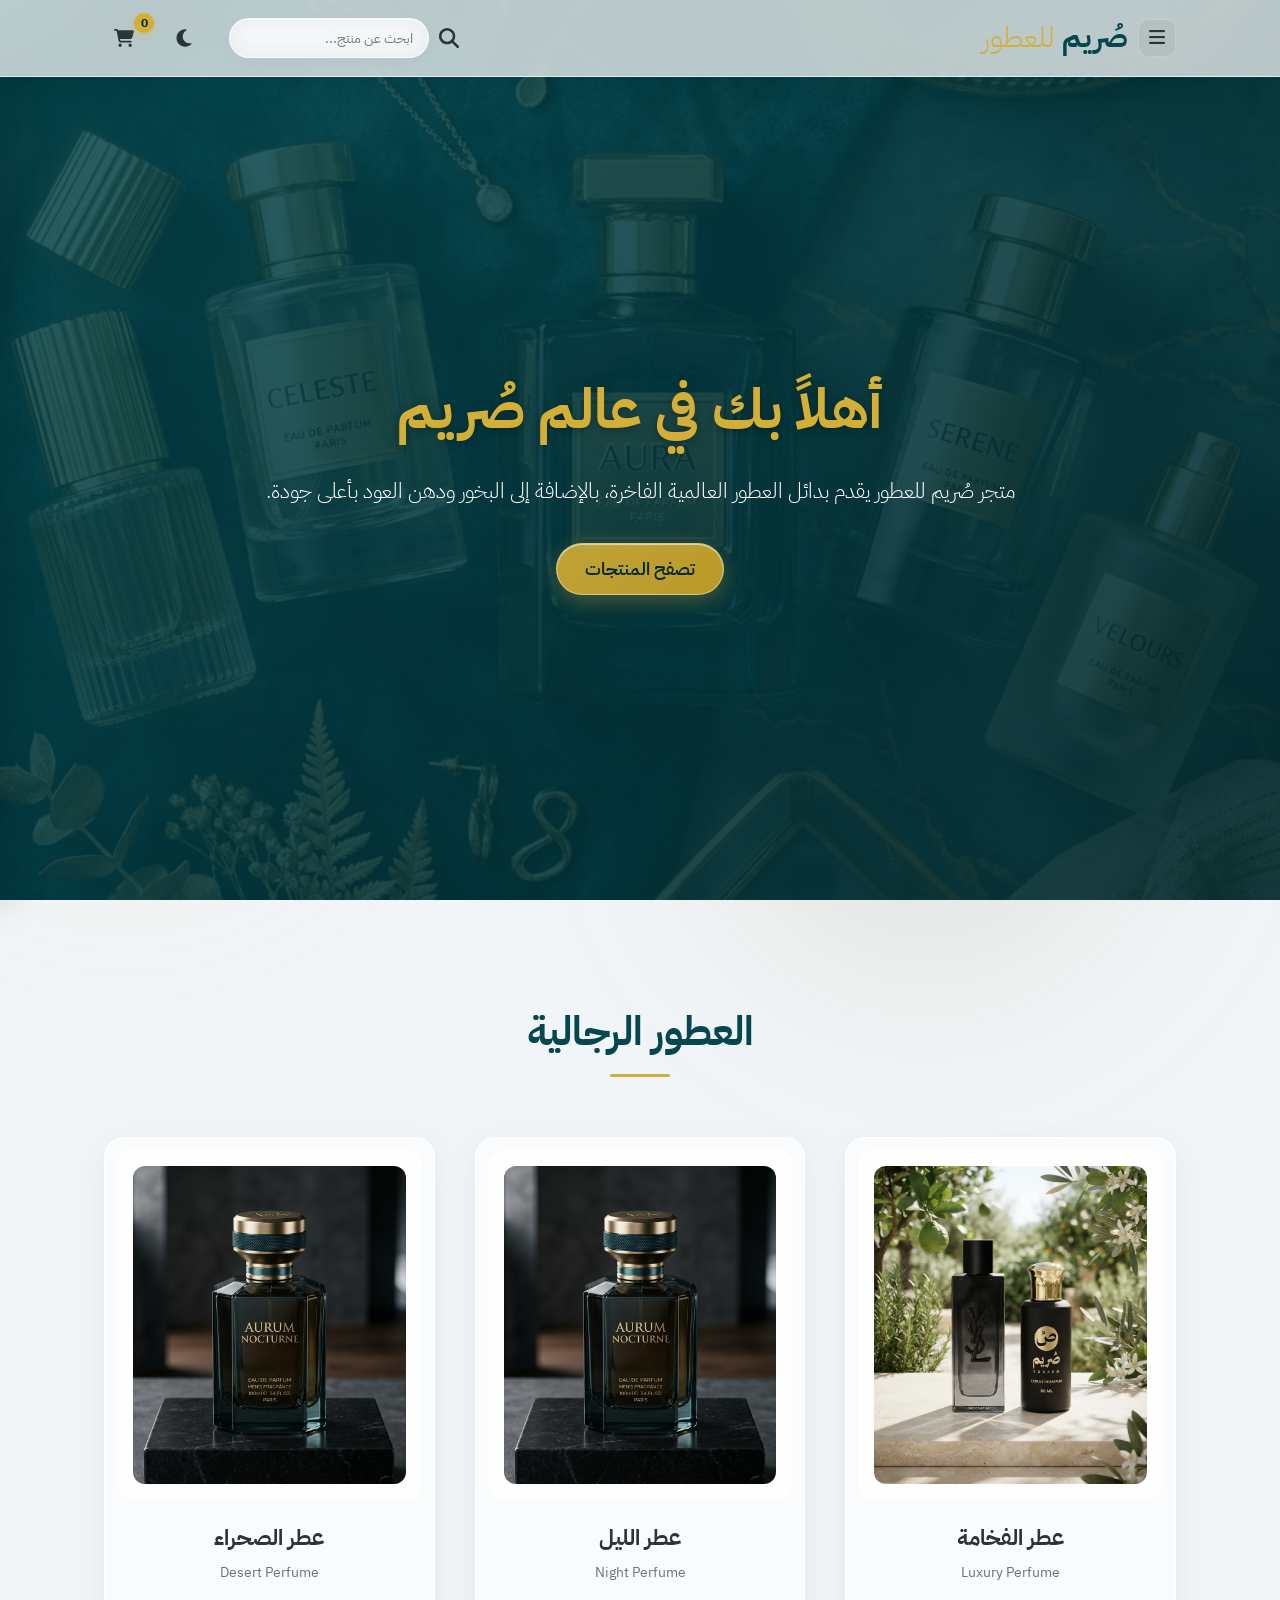
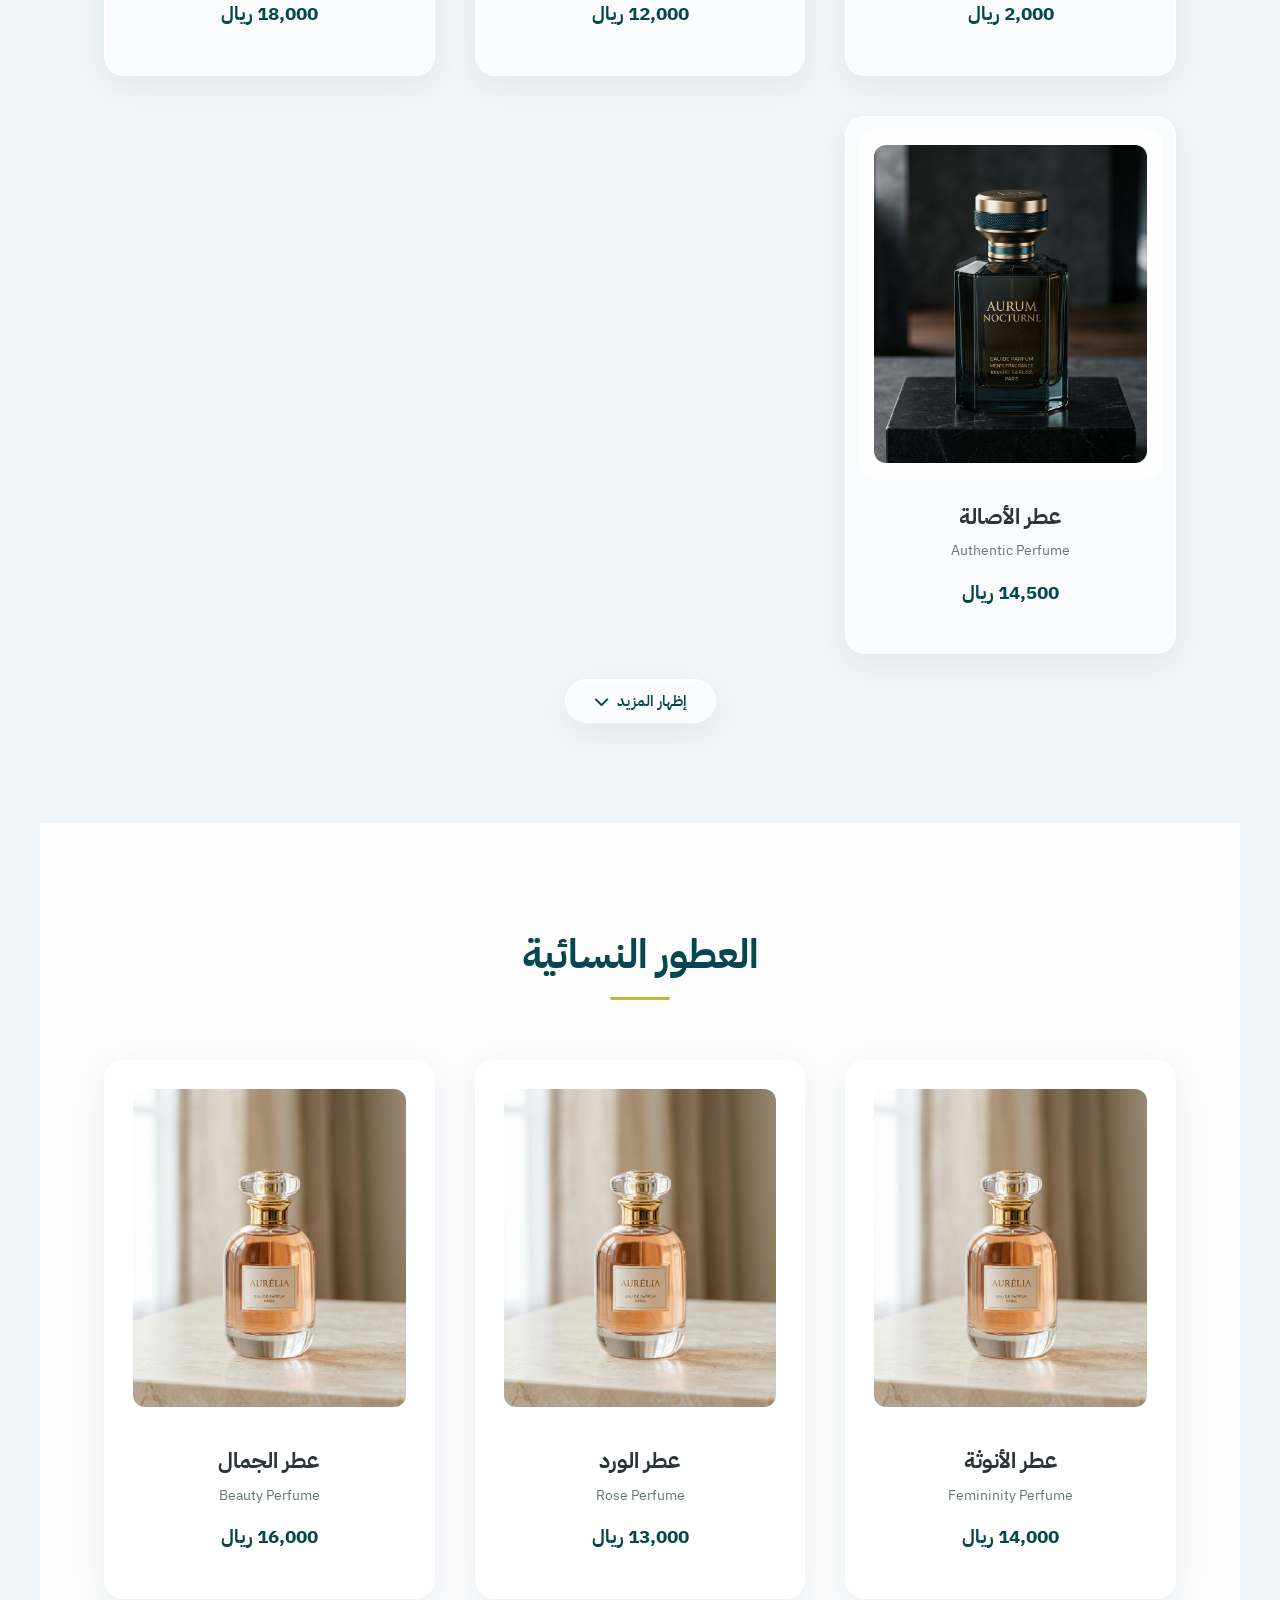
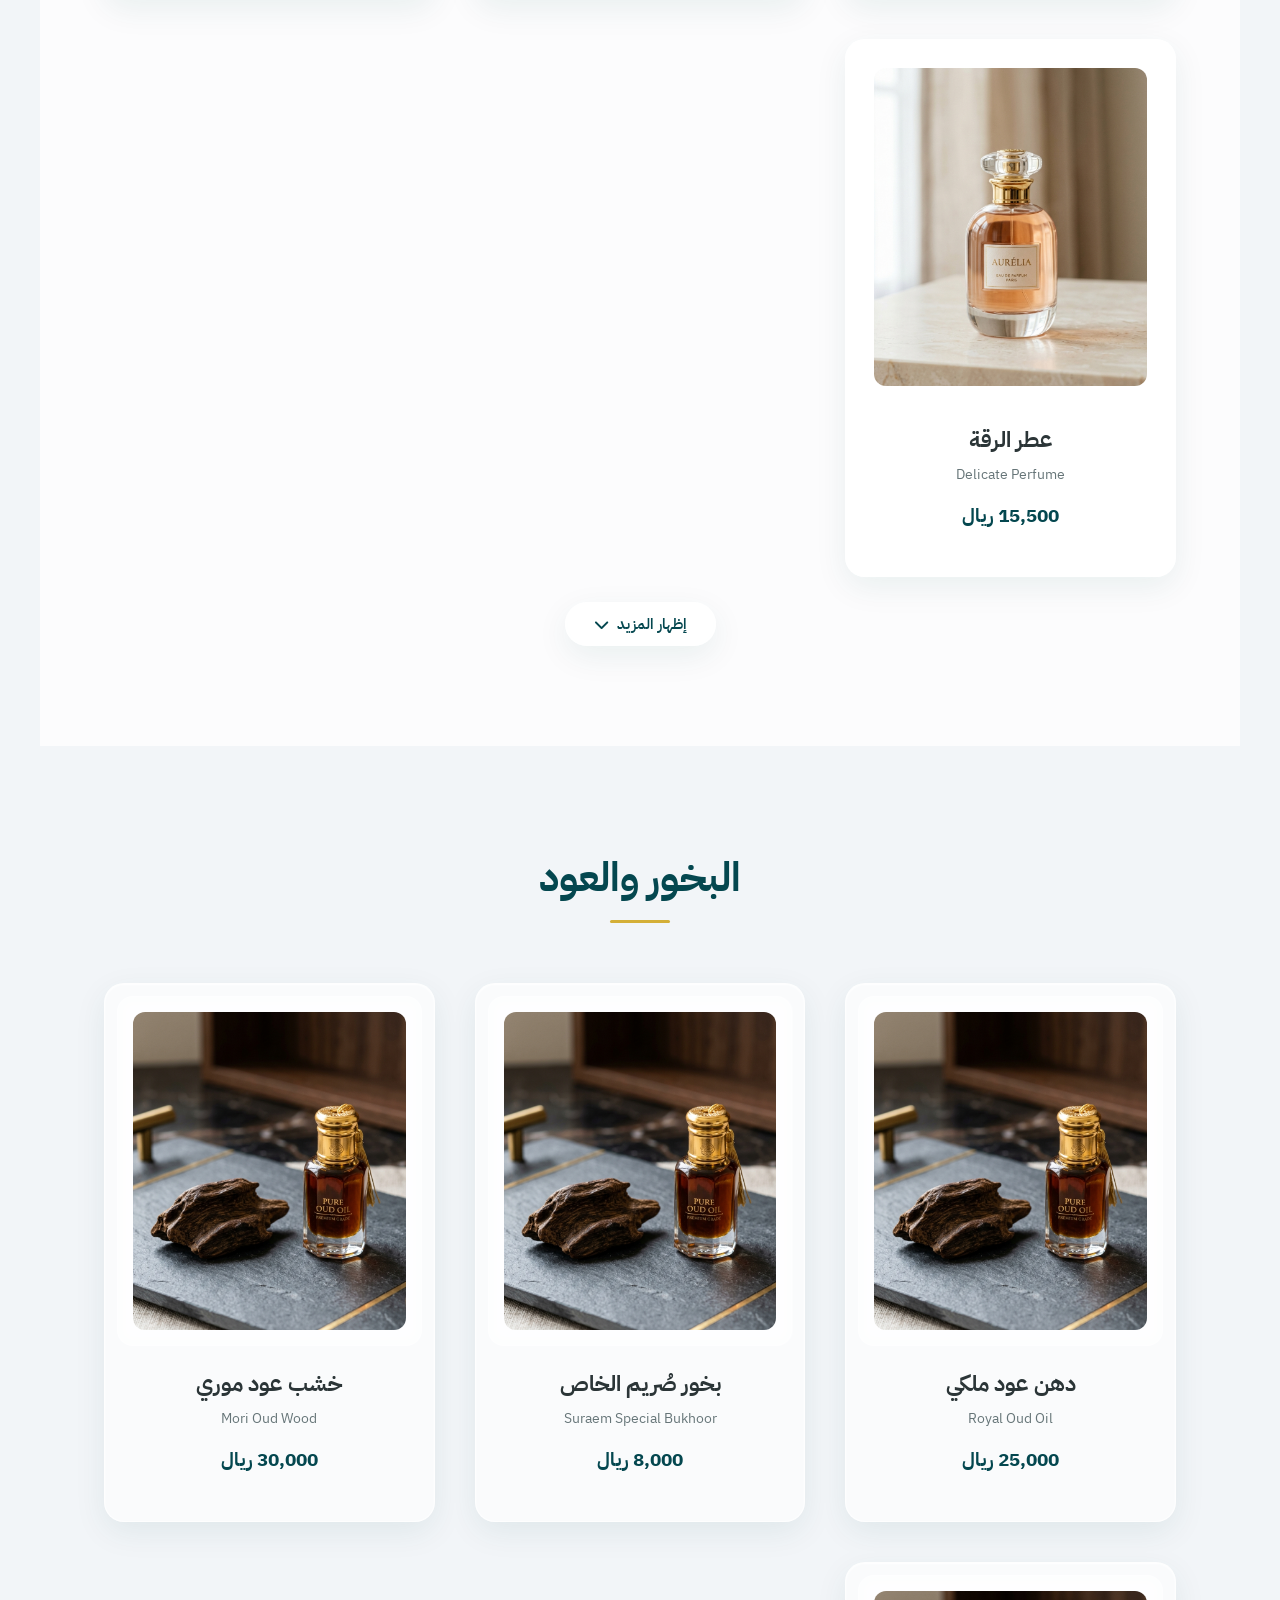
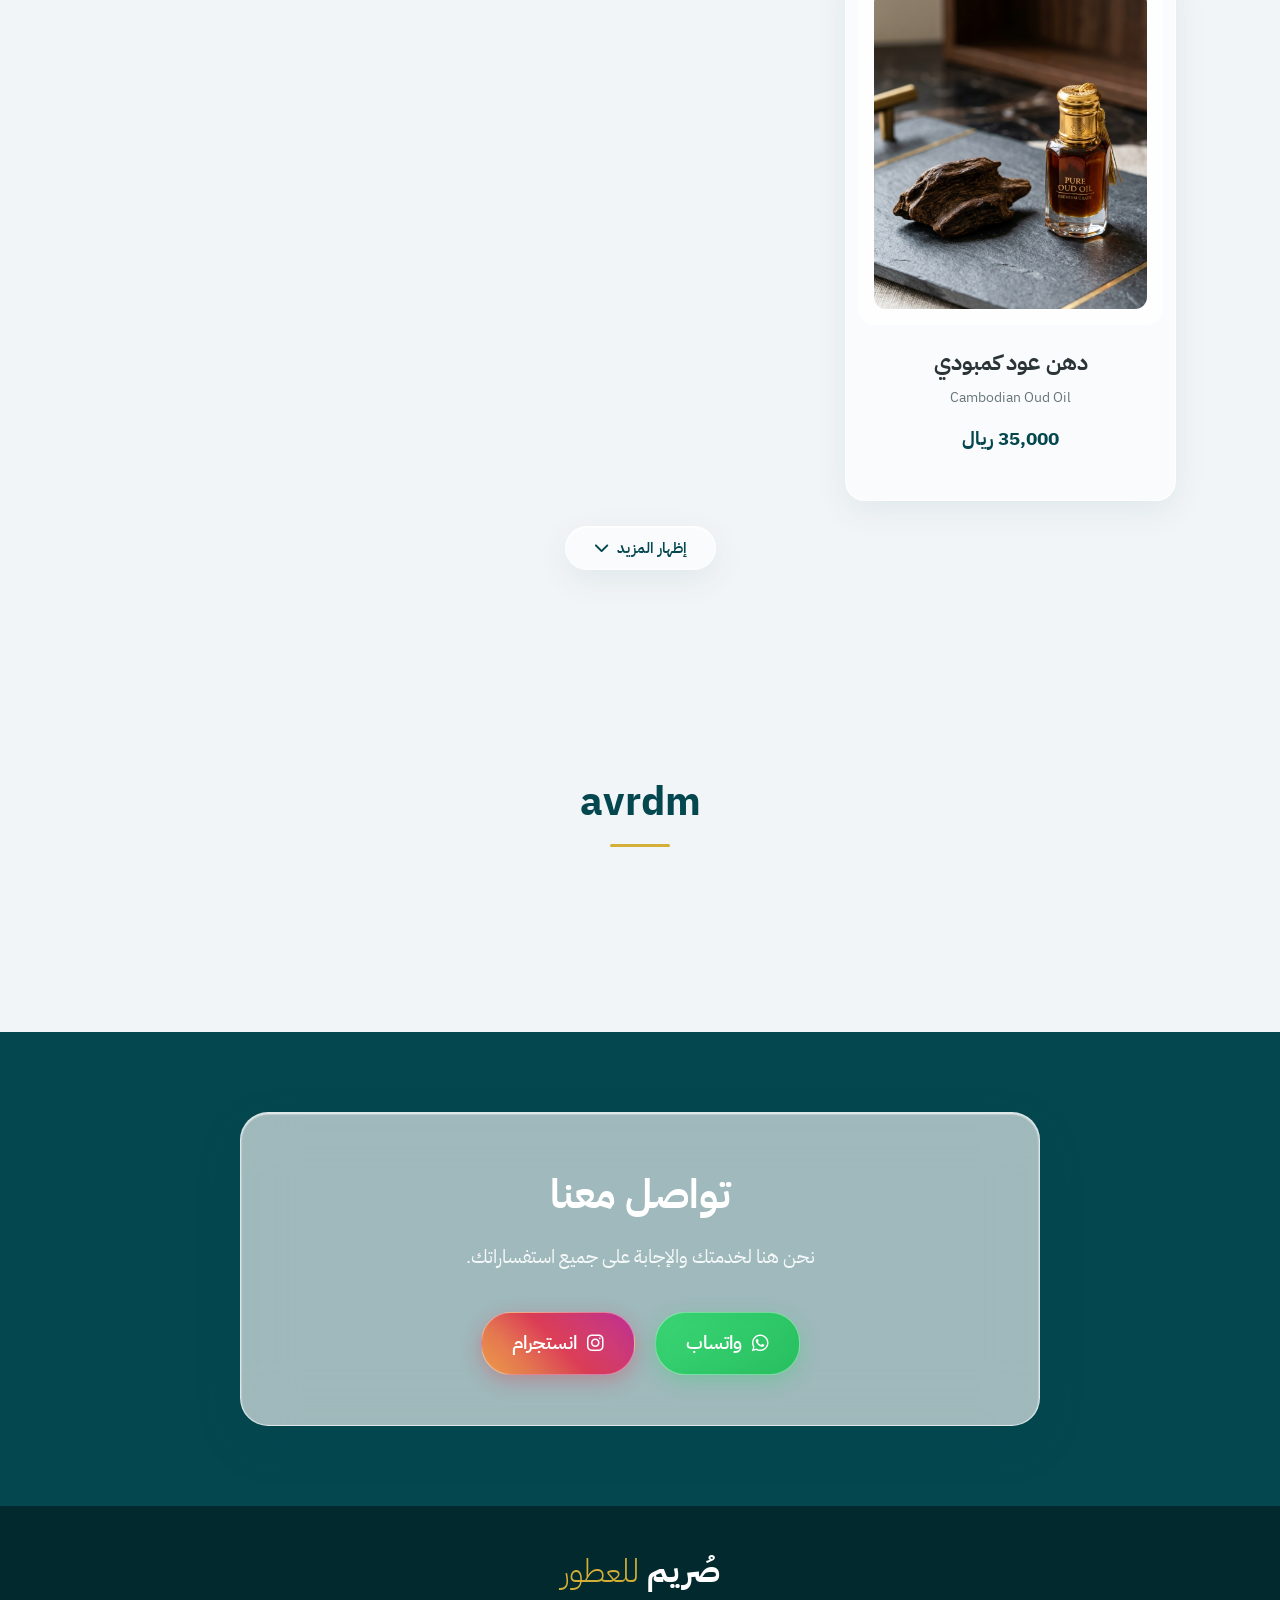
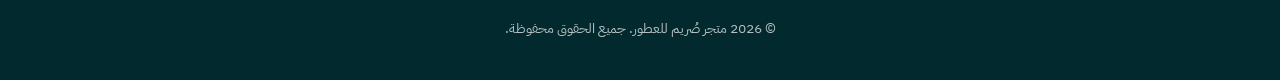
<file: index.html>
<!DOCTYPE html>
<html lang="ar" dir="rtl">

<head>
    <meta charset="UTF-8">
    <meta name="viewport" content="width=device-width, initial-scale=1.0">
    <title>صُريم للعطور | Suraem Perfumes</title>
    <!-- Google Fonts -->
    <link rel="preconnect" href="https://fonts.googleapis.com">
    <link rel="preconnect" href="https://fonts.gstatic.com" crossorigin>
    <link href="https://fonts.googleapis.com/css2?family=IBM+Plex+Sans+Arabic:wght@300;400;500;600;700&display=swap" rel="stylesheet">
    <!-- Font Awesome for Icons -->
    <link rel="stylesheet" href="https://cdnjs.cloudflare.com/ajax/libs/font-awesome/6.4.0/css/all.min.css">
    <!-- Custom CSS -->
    <link rel="stylesheet" href="style.css">
</head>

<body>

    <!-- Ambient Glass Background Orbs -->
    <div class="ambient-glow orb-1"></div>
    <div class="ambient-glow orb-2"></div>
    <div class="ambient-glow orb-3"></div>

    <!-- Loading Overlay for WhatsApp Redirect -->
    <div id="loader" class="loader-overlay hidden">
        <div class="spinner"></div>
        <p>جاري تحويلك للواتساب...</p>
    </div>

    <!-- Navigation Drawer Overlay -->
    <div id="nav-drawer-overlay" class="drawer-overlay hidden"></div>

    <!-- Navigation -->
    <nav id="navbar">
        <div class="nav-container">
            <div class="nav-brand-group">
                <div class="hamburger" id="hamburger-toggle" title="القائمة">
                    <i class="fas fa-bars"></i>
                </div>
                <a href="#" class="logo" id="nav-logo">
                    <h1>صُريم <span>للعطور</span></h1>
                </a>
            </div>

            <ul class="nav-links" id="main-nav-links">
                <li><a href="#home" data-target="home" class="nav-link scroll-link active"><i class="fas fa-home nav-icon"></i> الرئيسية</a></li>
                <li><a href="#men" data-target="men" class="nav-link scroll-link"><i class="fas fa-mars nav-icon"></i> عطور رجالية</a></li>
                <li><a href="#women" data-target="women" class="nav-link scroll-link"><i class="fas fa-venus nav-icon"></i> عطور نسائية</a></li>
                <li><a href="#oud" data-target="oud" class="nav-link scroll-link"><i class="fas fa-smog nav-icon"></i> بخور وعود</a></li>
                <li><a href="#contact" data-target="contact" class="nav-link scroll-link"><i class="fas fa-envelope nav-icon"></i> تواصل بنا</a></li>
            </ul>

            <div class="nav-actions">
                <div class="search-container" id="search-container">
                    <button id="search-toggle" class="icon-btn search-btn" title="بحث">
                        <svg xmlns="http://www.w3.org/2000/svg" viewBox="0 0 512 512" fill="currentColor" width="20"
                            height="20">
                            <path
                                d="M416 208c0 45.9-14.9 88.3-40 122.7L502.6 457.4c12.5 12.5 12.5 32.8 0 45.3s-32.8 12.5-45.3 0L330.7 376c-34.4 25.2-76.8 40-122.7 40C93.1 416 0 322.9 0 208S93.1 0 208 0S416 93.1 416 208zM208 352a144 144 0 1 0 0-288 144 144 0 1 0 0 288z" />
                        </svg>
                    </button>
                    <div class="search-box-wrapper" id="search-box-wrapper">
                        <div class="search-input-inner">
                            <input type="text" id="search-input" class="search-input" placeholder="ابحث عن منتج...">
                            <button id="search-close" class="search-close-btn" title="إغلاق البحث">
                                <i class="fas fa-times"></i>
                            </button>
                        </div>
                        <div id="search-results" class="search-results hidden"></div>
                    </div>
                </div>
                <button id="theme-toggle" class="icon-btn" title="تغيير المظهر">
                    <svg xmlns="http://www.w3.org/2000/svg" viewBox="0 0 384 512" fill="currentColor" width="20"
                        height="20">
                        <path
                            d="M223.5 32C100 32 0 132.3 0 256S100 480 223.5 480c60.6 0 115.5-24.2 155.8-63.4c5-4.9 6.3-12.5 3.1-18.7s-10.1-9.7-17-8.5c-9.8 1.7-19.8 2.6-30.1 2.6c-96.9 0-175.5-78.8-175.5-176c0-65.8 36-123.1 89.3-153.3c6.1-3.5 9.2-10.5 7.7-17.3s-7.3-11.9-14.3-12.5c-6.3-.5-12.6-.8-19-.8z" />
                    </svg>
                </button>
                <button id="cart-toggle" class="icon-btn cart-btn" title="السلة">
                    <svg xmlns="http://www.w3.org/2000/svg" viewBox="0 0 576 512" fill="currentColor" width="20"
                        height="20">
                        <path
                            d="M0 24C0 10.7 10.7 0 24 0H69.5c22 0 41.5 12.8 50.6 32h411c26.3 0 45.5 25 38.6 50.4l-41 152.3c-8.5 31.4-37 53.3-69.5 53.3H170.7l5.4 28.5c2.2 11.3 12.1 19.5 23.6 19.5H488c13.3 0 24 10.7 24 24s-10.7 24-24 24H199.7c-34.6 0-64.3-24.6-70.7-58.5L77.4 54.5c-.7-3.8-4-6.5-7.9-6.5H24C10.7 48 0 37.3 0 24zM128 464a48 48 0 1 1 96 0 48 48 0 1 1 -96 0zm336-48a48 48 0 1 1 0 96 48 48 0 1 1 0-96z" />
                    </svg>
                    <span id="cart-count" class="cart-count">0</span>
                </button>
            </div>
        </div>
    </nav>

    <!-- Cart Sidebar -->
    <div id="cart-overlay" class="cart-overlay hidden"></div>
    <aside id="cart-sidebar" class="cart-sidebar closed">
        <div class="cart-header">
            <h2>سلة المشتريات</h2>
            <button id="close-cart" class="close-btn"><i class="fas fa-times"></i></button>
        </div>
        <div id="cart-items" class="cart-items">
            <!-- Cart items will be injected here by JS -->
        </div>
        <div class="cart-footer">
            <div class="cart-total">
                <span>الإجمالي:</span>
                <span id="total-price" class="total-price">0 ريال</span>
            </div>
            <button id="checkout-btn" class="btn btn-primary checkout-btn" disabled>
                <i class="fab fa-whatsapp"></i> إتمام الطلب
            </button>
        </div>
    </aside>

    <!-- Main Views Container -->
    <main id="app-container">

        <!-- ================= HOME VIEW ================= -->
        <div id="home-view" class="view active-view">
            <!-- Hero Section -->
            <header id="home" class="hero">
                <div class="hero-overlay"></div>
                <div class="hero-content fade-in">
                    <h2>أهلاً بك في عالم صُريم</h2>
                    <p>متجر صُريم للعطور يقدم بدائل العطور العالمية الفاخرة، بالإضافة إلى البخور ودهن العود بأعلى جودة.
                    </p>
                    <button id="shop-now-btn" class="btn btn-primary">تصفح المنتجات</button>
                </div>
            </header>

            <!-- Men's Perfumes Section -->
            <section id="men" class="products-section">
                <div class="section-title fade-in">
                    <h2>العطور الرجالية</h2>
                    <div class="underline"></div>
                </div>
                <div id="men-grid" class="products-grid">
                    <!-- Injected by JS -->
                </div>
                <div id="men-action" class="section-action"></div>
            </section>

            <!-- Women's Perfumes Section -->
            <section id="women" class="products-section bg-secondary">
                <div class="section-title fade-in">
                    <h2>العطور النسائية</h2>
                    <div class="underline"></div>
                </div>
                <div id="women-grid" class="products-grid">
                    <!-- Injected by JS -->
                </div>
                <div id="women-action" class="section-action"></div>
            </section>

            <!-- Incense & Oud Section -->
            <section id="oud" class="products-section">
                <div class="section-title fade-in">
                    <h2>البخور والعود</h2>
                    <div class="underline"></div>
                </div>
                <div id="oud-grid" class="products-grid">
                    <!-- Injected by JS -->
                </div>
                <div id="oud-action" class="section-action"></div>
            </section>

            <!-- Contact Section -->
            <section id="contact" class="contact-section bg-primary fade-in">
                <div class="contact-content">
                    <h2>تواصل معنا</h2>
                    <p>نحن هنا لخدمتك والإجابة على جميع استفساراتك.</p>
                    <div class="social-links">
                        <a href="https://wa.me/967783445511" target="_blank" class="social-btn whatsapp">
                            <i class="fab fa-whatsapp"></i> واتساب
                        </a>
                        <a href="https://www.instagram.com/suraemye?igsh=Nmk2NDN5eDNycDFh" target="_blank"
                            class="social-btn instagram">
                            <i class="fab fa-instagram"></i> انستجرام
                        </a>
                    </div>
                </div>
            </section>
        </div>

        <!-- ================= PRODUCT DETAILS VIEW ================= -->
        <div id="product-view" class="view hidden-view">
            <div class="product-page-container">
                <button id="back-to-home" class="back-btn"><i class="fas fa-arrow-right"></i> العودة للمتجر</button>

                <div class="product-details-grid" id="product-details-content">
                    <!-- Product details injected by JS -->
                </div>

                <!-- You May Also Like Section -->
                <section class="related-products-section">
                    <div class="section-title">
                        <h2>قد يعجبك أيضاً</h2>
                        <div class="underline"></div>
                    </div>
                    <div id="related-grid" class="products-grid"></div>
                </section>
            </div>
        </div>

    </main>

    <!-- Footer -->
    <footer>
        <div class="footer-content">
            <div class="footer-logo">
                <h2>صُريم <span>للعطور</span></h2>
            </div>
            <p>&copy; 2026 متجر صُريم للعطور. جميع الحقوق محفوظة.</p>
        </div>
    </footer>

    <!-- Scripts -->
    <script src="data.js"></script>
    <script src="script.js"></script>
    <script>
        if ('serviceWorker' in navigator) {
            window.addEventListener('load', () => {
                navigator.serviceWorker.register('sw.js')
                    .then(reg => console.log('Service Worker Registered:', reg.scope))
                    .catch(err => console.error('Service Worker Registration Failed:', err));
            });
        }
    </script>
</body>

</html>
</file>
<file: style.css>
/* Custom Properties - Light Mode (Default) - Apple Glassmorphism Theme */
:root {
    --primary-color: #04474F;
    --primary-light: #06606b;
    --primary-dark: #02292e;
    --accent-color: #D4AF37;
    /* Gold */
    --accent-light: #f3e5ab;
    /* Soft Beige */

    --bg-main: #f2f5f8;
    --bg-secondary: rgba(255, 255, 255, 0.72);
    --bg-card: rgba(255, 255, 255, 0.62);
    --bg-card-hover: rgba(255, 255, 255, 0.82);

    --text-main: #2b3537;
    --text-muted: #667578;
    --text-inverse: #ffffff;

    --border-color: rgba(255, 255, 255, 0.5);
    --glass-border: 1px solid rgba(255, 255, 255, 0.65);
    --glass-border-hover: 1px solid rgba(212, 175, 55, 0.5);
    --glass-blur: blur(16px);
    --glass-blur-heavy: blur(26px);

    --transition: all 0.3s ease;
    --shadow: 0 10px 32px 0 rgba(4, 71, 79, 0.08), 0 1px 1px 0 rgba(255, 255, 255, 0.8) inset;
    --shadow-hover: 0 18px 45px 0 rgba(4, 71, 79, 0.15), 0 1px 2px 0 rgba(255, 255, 255, 0.95) inset;

    --font-ar: 'IBM Plex Sans Arabic', -apple-system, BlinkMacSystemFont, 'Segoe UI', Roboto, sans-serif;
    --font-en: 'IBM Plex Sans Arabic', -apple-system, BlinkMacSystemFont, 'Segoe UI', Roboto, sans-serif;
}

/* Custom Properties - Dark Mode - Apple Dark Glass Theme */
body.dark-mode {
    --bg-main: #0d1315;
    --bg-secondary: rgba(22, 33, 35, 0.72);
    --bg-card: rgba(26, 38, 41, 0.62);
    --bg-card-hover: rgba(34, 49, 53, 0.8);

    --text-main: #f0f4f5;
    --text-muted: #a0b0b3;
    --text-inverse: #ffffff;

    --border-color: rgba(255, 255, 255, 0.12);
    --glass-border: 1px solid rgba(255, 255, 255, 0.15);
    --glass-border-hover: 1px solid rgba(212, 175, 55, 0.45);

    --shadow: 0 10px 32px 0 rgba(0, 0, 0, 0.45), 0 1px 1px 0 rgba(255, 255, 255, 0.1) inset;
    --shadow-hover: 0 18px 45px 0 rgba(212, 175, 55, 0.18), 0 1px 2px 0 rgba(255, 255, 255, 0.18) inset;
}

/* Reset & Base Styles */
* {
    margin: 0;
    padding: 0;
    box-sizing: border-box;
}

/* Hide Scrollbar Globally (Maintains Scroll Functionality) */
html,
body,
* {
    scrollbar-width: none !important;
    -ms-overflow-style: none !important;
}

html::-webkit-scrollbar,
body::-webkit-scrollbar,
*::-webkit-scrollbar {
    display: none !important;
    width: 0 !important;
    height: 0 !important;
}

html {
    scroll-behavior: auto;
}

body {
    font-family: var(--font-ar);
    color: var(--text-main);
    background-color: var(--bg-main);
    line-height: 1.6;
    overflow-x: hidden;
    position: relative;
    transition: background-color 0.3s ease, color 0.3s ease;
}

/* Ambient Glass Glow Orbs */
.ambient-glow {
    position: fixed;
    border-radius: 50%;
    filter: blur(100px);
    z-index: -1;
    pointer-events: none;
    opacity: 0.55;
    transition: opacity 0.5s ease;
}

body.dark-mode .ambient-glow {
    opacity: 0.35;
}

.orb-1 {
    top: -120px;
    right: -100px;
    width: 500px;
    height: 500px;
    background: radial-gradient(circle, rgba(4, 71, 79, 0.35) 0%, rgba(6, 96, 107, 0.08) 70%, transparent 100%);
}

.orb-2 {
    top: 40%;
    left: -150px;
    width: 550px;
    height: 550px;
    background: radial-gradient(circle, rgba(212, 175, 55, 0.25) 0%, rgba(243, 229, 171, 0.08) 70%, transparent 100%);
}

.orb-3 {
    bottom: -100px;
    right: 10%;
    width: 450px;
    height: 450px;
    background: radial-gradient(circle, rgba(4, 71, 79, 0.28) 0%, rgba(212, 175, 55, 0.18) 70%, transparent 100%);
}

a {
    text-decoration: none;
    color: inherit;
    transition: var(--transition);
}

ul {
    list-style: none;
}

img {
    max-width: 100%;
    height: auto;
    display: block;
}

/* Typography */
h1,
h2,
h3,
h4 {
    font-weight: 700;
    color: var(--primary-color);
}

body.dark-mode h1,
body.dark-mode h2,
body.dark-mode h3,
body.dark-mode h4 {
    color: var(--accent-color);
    /* Headings turn gold in dark mode for contrast */
}

body.dark-mode .logo h1 {
    color: var(--text-main);
}

body.dark-mode .logo span {
    color: var(--accent-color);
}

.product-name-en {
    font-family: var(--font-en);
    font-weight: 400;
    font-size: 0.9rem;
    color: var(--text-muted);
    margin-top: 5px;
}

/* Utility Classes */
.bg-secondary {
    background-color: var(--bg-secondary);
}

.bg-primary {
    background-color: var(--primary-color);
    color: var(--text-inverse);
}

.bg-primary h2,
.bg-primary p {
    color: var(--text-inverse);
}

/* Buttons */
.btn {
    display: inline-flex;
    justify-content: center;
    align-items: center;
    gap: 8px;
    padding: 12px 28px;
    border-radius: 30px;
    font-size: 1.1rem;
    font-weight: 600;
    cursor: pointer;
    transition: var(--transition);
    border: none;
    outline: none;
    text-align: center;
    font-family: var(--font-ar);
    backdrop-filter: blur(10px);
    -webkit-backdrop-filter: blur(10px);
}

.btn:disabled {
    opacity: 0.5;
    cursor: not-allowed;
    transform: none !important;
    box-shadow: none !important;
}

.btn-primary {
    background: linear-gradient(135deg, rgba(212, 175, 55, 0.9) 0%, rgba(197, 160, 40, 0.95) 100%);
    color: var(--primary-dark);
    border: 1px solid rgba(255, 255, 255, 0.4);
    box-shadow: 0 6px 20px rgba(212, 175, 55, 0.32), 0 1px 1px rgba(255, 255, 255, 0.6) inset;
}

.btn-primary:hover:not(:disabled) {
    background: linear-gradient(135deg, rgba(225, 188, 65, 0.95) 0%, rgba(212, 175, 55, 1) 100%);
    transform: translateY(-2px);
    box-shadow: 0 10px 25px rgba(212, 175, 55, 0.42), 0 1px 2px rgba(255, 255, 255, 0.8) inset;
}

.btn-outline {
    background: rgba(4, 71, 79, 0.06);
    border: 1px solid var(--primary-color);
    color: var(--primary-color);
    padding: 8px 20px;
    font-size: 1rem;
    box-shadow: 0 4px 15px rgba(4, 71, 79, 0.05), 0 1px 1px rgba(255, 255, 255, 0.4) inset;
}

body.dark-mode .btn-outline {
    background: rgba(212, 175, 55, 0.08);
    border-color: var(--accent-color);
    color: var(--accent-color);
}

.btn-outline:hover:not(:disabled) {
    background: var(--primary-color);
    color: var(--text-inverse);
    transform: translateY(-2px);
    box-shadow: 0 8px 20px rgba(4, 71, 79, 0.25);
}

body.dark-mode .btn-outline:hover:not(:disabled) {
    background: var(--accent-color);
    color: var(--primary-dark);
    transform: translateY(-2px);
    box-shadow: 0 8px 20px rgba(212, 175, 55, 0.3);
}

/* Search Container Styles */
.search-container {
    display: flex;
    align-items: center;
    position: relative;
    z-index: 9999;
}

.search-input {
    display: block;
    width: 200px;
    opacity: 1;
    visibility: visible;
    padding: 8px 15px;
    margin-left: 5px;
    border: var(--glass-border);
    background: rgba(255, 255, 255, 0.55);
    backdrop-filter: blur(12px);
    -webkit-backdrop-filter: blur(12px);
    color: var(--text-main);
    border-radius: 20px;
    transition: var(--transition);
    font-family: var(--font-ar);
    font-size: 0.9rem;
    box-shadow: 0 4px 15px rgba(0, 0, 0, 0.03), 0 1px 1px rgba(255, 255, 255, 0.5) inset;
}

body.dark-mode .search-input {
    background: rgba(255, 255, 255, 0.08);
    border-color: rgba(255, 255, 255, 0.15);
}

.search-input:focus {
    width: 230px;
    border-color: var(--primary-color);
    box-shadow: 0 0 15px rgba(4, 71, 79, 0.15), 0 1px 2px rgba(255, 255, 255, 0.8) inset;
}

body.dark-mode .search-input:focus {
    border-color: var(--accent-color);
    box-shadow: 0 0 15px rgba(212, 175, 55, 0.2);
}

.search-results {
    position: absolute;
    top: 100%;
    right: 0;
    width: 280px;
    background-color: rgba(242, 245, 248, 0.95) !important;
    backdrop-filter: var(--glass-blur-heavy) !important;
    -webkit-backdrop-filter: var(--glass-blur-heavy) !important;
    border: var(--glass-border) !important;
    border-radius: 16px !important;
    box-shadow: 0 15px 40px rgba(0, 0, 0, 0.3) !important;
    max-height: 360px;
    overflow-y: auto;
    z-index: 10000;
    margin-top: 10px;
}

body.dark-mode .search-results {
    background-color: rgba(13, 19, 21, 0.95) !important;
    border: var(--glass-border) !important;
}

.search-results.hidden {
    display: none;
}

.search-item {
    padding: 11px 16px;
    display: flex;
    align-items: center;
    gap: 14px;
    cursor: pointer;
    transition: var(--transition);
    border-bottom: 1px solid var(--border-color);
    color: var(--text-main);
    text-align: right;
}

.search-item:last-child {
    border-bottom: none;
}

.search-item:hover {
    background: rgba(4, 71, 79, 0.08);
}

body.dark-mode .search-item:hover {
    background: rgba(255, 255, 255, 0.08);
}

.search-item-img {
    width: 48px;
    height: 48px;
    border-radius: 10px;
    object-fit: cover;
    border: 1px solid rgba(255, 255, 255, 0.4);
}

.search-item-name {
    color: var(--text-main) !important;
}

.search-item-price {
    color: #ffffff !important;
}

/* Icon Buttons (Theme/Cart) */
.icon-btn {
    background: none !important;
    border: none !important;
    color: var(--text-main);
    cursor: pointer;
    transition: var(--transition);
    position: relative;
    padding: 5px;
    display: inline-flex !important;
    align-items: center;
    justify-content: center;
    opacity: 1 !important;
    visibility: visible !important;
    z-index: 9999;
    flex-shrink: 0;
    min-width: 40px !important;
    min-height: 40px !important;
}

.icon-btn i,
.icon-btn svg {
    font-size: 1.5rem !important;
    color: var(--text-main) !important;
    display: inline-block !important;
    opacity: 1 !important;
    visibility: visible !important;
    line-height: 1 !important;
}

body.dark-mode .icon-btn,
body.dark-mode .icon-btn i,
body.dark-mode .icon-btn svg {
    color: #ffffff !important;
}

.icon-btn:hover,
.icon-btn:hover i,
.icon-btn:hover svg {
    color: var(--primary-color) !important;
    transform: scale(1.08);
}

body.dark-mode .icon-btn:hover,
body.dark-mode .icon-btn:hover i,
body.dark-mode .icon-btn:hover svg {
    color: var(--accent-color) !important;
    transform: scale(1.08);
}

.cart-btn .cart-count {
    position: absolute;
    top: -5px;
    right: -10px;
    background-color: var(--accent-color);
    color: var(--primary-dark);
    font-size: 0.75rem;
    font-weight: 700;
    height: 20px;
    width: 20px;
    border-radius: 50%;
    display: flex;
    justify-content: center;
    align-items: center;
    font-family: var(--font-en);
    box-shadow: 0 2px 8px rgba(212, 175, 55, 0.4);
}

.bounce {
    animation: bounce 0.3s ease;
}

@keyframes bounce {
    0% {
        transform: scale(1);
    }

    50% {
        transform: scale(1.15);
    }

    100% {
        transform: scale(1);
    }
}

/* Navbar - Floating Glass Panel */
#navbar {
    position: fixed;
    top: 0;
    width: 100%;
    background-color: var(--bg-secondary);
    backdrop-filter: var(--glass-blur-heavy);
    -webkit-backdrop-filter: var(--glass-blur-heavy);
    z-index: 10000;
    transition: var(--transition);
    border-bottom: var(--glass-border);
    box-shadow: 0 4px 30px rgba(0, 0, 0, 0.05);
}

body.dark-mode #navbar {
    background-color: rgba(18, 26, 28, 0.75);
    border-bottom: 1px solid rgba(255, 255, 255, 0.1);
    box-shadow: 0 4px 30px rgba(0, 0, 0, 0.4);
}

#navbar.scrolled {
    padding: 3px 0;
    background-color: rgba(255, 255, 255, 0.82);
    box-shadow: 0 10px 35px rgba(4, 71, 79, 0.1);
}

body.dark-mode #navbar.scrolled {
    background-color: rgba(15, 22, 24, 0.88);
    box-shadow: 0 10px 35px rgba(0, 0, 0, 0.5);
}

.nav-container {
    max-width: 1200px;
    margin: 0 auto;
    padding: 15px 5%;
    display: flex;
    justify-content: space-between;
    align-items: center;
}

.logo h1 {
    font-size: 1.8rem;
    color: var(--primary-color);
}

.logo span {
    color: var(--accent-color);
    font-weight: 300;
}

.nav-brand-group {
    display: flex !important;
    flex-direction: row !important;
    align-items: center !important;
    gap: 10px !important;
    flex-wrap: nowrap !important;
    white-space: nowrap !important;
}

.hamburger {
    display: flex !important;
    align-items: center;
    justify-content: center;
    width: 38px;
    height: 38px;
    font-size: 1.15rem;
    color: var(--text-main);
    cursor: pointer;
    border-radius: 10px;
    transition: var(--transition);
    background-color: rgba(0, 0, 0, 0.04);
    border: 1px solid rgba(255, 255, 255, 0.2);
}

body.dark-mode .hamburger {
    background-color: rgba(255, 255, 255, 0.08);
    border-color: rgba(255, 255, 255, 0.12);
}

.hamburger:hover, .hamburger:active {
    color: var(--accent-color);
    background-color: rgba(4, 71, 79, 0.12);
}

.nav-actions {
    display: flex;
    align-items: center;
    gap: 20px;
    opacity: 1 !important;
    visibility: visible !important;
    z-index: 9999;
}

/* Universal Side Drawer Navigation (All Screen Sizes: Mobile, Tablet, Laptop, Desktop) */
.drawer-overlay {
    position: fixed !important;
    top: 0 !important;
    left: 0 !important;
    width: 100% !important;
    height: 100vh !important;
    background-color: rgba(0, 0, 0, 0.4) !important;
    backdrop-filter: blur(8px) !important;
    -webkit-backdrop-filter: blur(8px) !important;
    z-index: 9998 !important;
    opacity: 0;
    visibility: hidden;
    transition: opacity 0.3s ease, visibility 0.3s ease;
}

.drawer-overlay.active {
    opacity: 1 !important;
    visibility: visible !important;
}

.nav-links {
    display: flex !important;
    position: absolute !important;
    top: 100% !important;
    right: -100% !important;
    left: auto !important;
    width: min(86vw, 330px) !important;
    max-width: 330px !important;
    height: calc(100vh - 100%) !important;
    background-color: var(--bg-card) !important;
    backdrop-filter: var(--glass-blur-heavy) !important;
    -webkit-backdrop-filter: var(--glass-blur-heavy) !important;
    border-left: var(--glass-border) !important;
    border-bottom: var(--glass-border) !important;
    box-shadow: -10px 10px 40px rgba(0, 0, 0, 0.15) !important;
    flex-direction: column !important;
    padding: 10px 0 16px 0 !important;
    z-index: 9999 !important;
    transition: right 0.3s ease !important;
    overflow-y: auto !important;
    pointer-events: auto !important;
}

body.dark-mode .nav-links {
    background-color: var(--bg-card) !important;
    border-left: var(--glass-border) !important;
    border-bottom: var(--glass-border) !important;
}

.nav-links.active {
    right: 0 !important;
}

.nav-links a {
    display: flex !important;
    align-items: center !important;
    gap: 12px !important;
    padding: 12px 16px !important;
    margin: 5px 12px !important;
    border-radius: 16px !important;
    font-size: 0.92rem !important;
    font-weight: 600 !important;
    color: var(--text-main) !important;
    background: rgba(255, 255, 255, 0.4) !important;
    backdrop-filter: blur(10px) !important;
    -webkit-backdrop-filter: blur(10px) !important;
    border: var(--glass-border) !important;
    transition: var(--transition) !important;
    text-align: right !important;
    text-decoration: none !important;
    cursor: pointer !important;
    pointer-events: auto !important;
}

.nav-links a::after,
.nav-links a:hover::after,
.nav-links a.active::after {
    display: none !important;
    content: none !important;
    width: 0 !important;
}

body.dark-mode .nav-links a {
    background: rgba(255, 255, 255, 0.04) !important;
}

.nav-links a:hover,
.nav-links a.active {
    border-color: var(--primary-color) !important;
    color: var(--primary-color) !important;
}

body.dark-mode .nav-links a:hover,
body.dark-mode .nav-links a.active {
    border-color: var(--accent-color) !important;
    color: var(--accent-color) !important;
}

.nav-links a .nav-icon {
    width: 18px;
    text-align: center;
    font-size: 1rem;
    color: var(--primary-color);
}

body.dark-mode .nav-links a .nav-icon {
    color: var(--accent-color);
}

/* SPA Views */
.view {
    transition: opacity 0.3s ease;
}

.hidden-view {
    display: none !important;
    opacity: 0;
}

.active-view {
    display: block;
    opacity: 1;
    animation: fadeIn 0.3s ease forwards;
}

@keyframes fadeIn {
    from {
        opacity: 0;
        transform: translateY(12px);
    }

    to {
        opacity: 1;
        transform: translateY(0);
    }
}

/* Hero Section */
.hero {
    height: 100vh;
    background: url('images/hero_bg.png') center/cover no-repeat;
    position: relative;
    display: flex;
    align-items: center;
    justify-content: center;
    text-align: center;
    padding: 0 20px;
}

.hero-overlay {
    position: absolute;
    top: 0;
    left: 0;
    width: 100%;
    height: 100%;
    background: linear-gradient(135deg, rgba(4, 71, 79, 0.85) 0%, rgba(2, 41, 46, 0.9) 100%);
}

.hero-content {
    position: relative;
    z-index: 1;
    max-width: 800px;
    color: var(--text-inverse);
    margin-top: 60px;
}

.hero-content h2 {
    font-size: 3.5rem;
    color: var(--accent-color);
    margin-bottom: 20px;
    text-shadow: 0 2px 10px rgba(0, 0, 0, 0.3);
}

.hero-content p {
    font-size: 1.3rem;
    margin-bottom: 35px;
    font-weight: 300;
}

/* Sections */
.products-section {
    padding: 100px 5%;
    max-width: 1200px;
    margin: 0 auto;
}

.section-title {
    text-align: center;
    margin-bottom: 60px;
}

.section-title h2 {
    font-size: 2.5rem;
    margin-bottom: 10px;
}

.underline {
    width: 60px;
    height: 3px;
    background-color: var(--accent-color);
    margin: 0 auto;
    border-radius: 2px;
}

/* Products Grid */
.products-grid {
    display: grid;
    grid-template-columns: repeat(auto-fill, minmax(300px, 1fr));
    gap: 40px;
}

.product-card {
    background: var(--bg-card);
    backdrop-filter: var(--glass-blur);
    -webkit-backdrop-filter: var(--glass-blur);
    border-radius: 20px;
    overflow: hidden;
    box-shadow: var(--shadow);
    transition: transform 0.3s ease, box-shadow 0.3s ease, border-color 0.3s ease, background-color 0.3s ease;
    position: relative;
    text-align: center;
    padding-bottom: 20px;
    border: var(--glass-border);
    cursor: pointer;
}

.product-card:hover {
    transform: translateY(-5px);
    background: var(--bg-card-hover);
    box-shadow: var(--shadow-hover);
    border: var(--glass-border-hover);
}

.product-img {
    height: 350px;
    overflow: hidden;
    background: rgba(255, 255, 255, 0.3);
    backdrop-filter: blur(8px);
    -webkit-backdrop-filter: blur(8px);
    padding: 15px;
    margin: 12px 12px 0 12px;
    border-radius: 16px;
    border: 1px solid rgba(255, 255, 255, 0.4);
    transition: border-color 0.3s ease;
}

body.dark-mode .product-img {
    background: rgba(255, 255, 255, 0.04);
    border: 1px solid rgba(255, 255, 255, 0.08);
}

.product-img img {
    width: 100%;
    height: 100%;
    object-fit: cover;
    border-radius: 12px;
    transition: transform 0.3s ease;
}

.product-card:hover .product-img img {
    transform: scale(1.05);
}

.product-info {
    padding: 20px 20px 10px;
}

.product-name {
    font-size: 1.4rem;
    margin-bottom: 5px;
    color: var(--text-main);
}

.product-price {
    display: block;
    font-size: 1.2rem;
    font-weight: 700;
    color: var(--primary-color);
    margin: 15px 0;
}

body.dark-mode .product-price {
    color: var(--accent-color);
}

/* Section Action & Show More Button */
.section-action {
    display: flex;
    justify-content: center;
    margin-top: 25px;
    width: 100%;
}

.btn-show-more {
    background: var(--bg-card);
    backdrop-filter: var(--glass-blur);
    -webkit-backdrop-filter: var(--glass-blur);
    border: var(--glass-border);
    color: var(--primary-color);
    padding: 10px 28px;
    border-radius: 25px;
    font-family: var(--font-ar);
    font-size: 0.95rem;
    font-weight: 600;
    cursor: pointer;
    transition: var(--transition);
    display: inline-flex;
    align-items: center;
    gap: 8px;
    box-shadow: var(--shadow);
}

body.dark-mode .btn-show-more {
    color: var(--accent-color);
}

.btn-show-more:hover {
    transform: translateY(-2px);
    background: var(--bg-card-hover);
    box-shadow: var(--shadow-hover);
    border-color: var(--primary-color);
}

body.dark-mode .btn-show-more:hover {
    border-color: var(--accent-color);
}

/* --- PRODUCT DETAILS PAGE --- */
.product-page-container {
    max-width: 1200px;
    margin: 0 auto;
    padding: 120px 5% 60px;
    /* Top padding accounts for navbar */
    min-height: 100vh;
}

.back-btn {
    background: rgba(255, 255, 255, 0.4);
    backdrop-filter: blur(10px);
    -webkit-backdrop-filter: blur(10px);
    border: var(--glass-border);
    padding: 8px 18px;
    border-radius: 20px;
    color: var(--text-muted);
    font-size: 1.05rem;
    font-family: var(--font-ar);
    cursor: pointer;
    display: inline-flex;
    align-items: center;
    gap: 10px;
    margin-bottom: 30px;
    transition: var(--transition);
}

body.dark-mode .back-btn {
    background: rgba(255, 255, 255, 0.06);
}

.back-btn:hover {
    color: var(--primary-color);
    transform: translateX(4px);
    border-color: var(--primary-color);
}

body.dark-mode .back-btn:hover {
    color: var(--accent-color);
    border-color: var(--accent-color);
}

.product-details-grid {
    display: grid;
    grid-template-columns: 1fr 1fr;
    gap: 60px;
    background-color: var(--bg-card);
    backdrop-filter: var(--glass-blur-heavy);
    -webkit-backdrop-filter: var(--glass-blur-heavy);
    border-radius: 24px;
    padding: 40px;
    border: var(--glass-border);
    box-shadow: var(--shadow-hover);
    margin-bottom: 80px;
}

.product-gallery {
    border-radius: 18px;
    overflow: hidden;
    background: rgba(255, 255, 255, 0.25);
    border: 1px solid rgba(255, 255, 255, 0.4);
}

.product-gallery img {
    width: 100%;
    height: 500px;
    object-fit: cover;
    transition: transform 0.3s ease;
}

.product-gallery:hover img {
    transform: scale(1.03);
}

.product-details-info {
    display: flex;
    flex-direction: column;
    justify-content: center;
}

.product-details-info h1 {
    font-size: 2.5rem;
    margin-bottom: 5px;
    color: var(--text-main);
}

.product-details-info .en-name {
    font-family: var(--font-en);
    color: var(--text-muted);
    font-size: 1.2rem;
    margin-bottom: 20px;
}

.product-details-info .price {
    font-size: 2rem;
    font-weight: 700;
    color: var(--primary-color);
    margin-bottom: 20px;
}

body.dark-mode .product-details-info .price {
    color: var(--accent-color);
}

.product-details-info .description {
    font-size: 1.1rem;
    line-height: 1.8;
    color: var(--text-muted);
    margin-bottom: 30px;
}

/* Quantity & Actions */
.action-group {
    display: flex;
    gap: 20px;
    margin-bottom: 20px;
    align-items: stretch;
}

.qty-control {
    display: flex;
    align-items: center;
    border: var(--glass-border);
    border-radius: 30px;
    overflow: hidden;
    background: rgba(255, 255, 255, 0.4);
    backdrop-filter: blur(10px);
    -webkit-backdrop-filter: blur(10px);
}

body.dark-mode .qty-control {
    background: rgba(255, 255, 255, 0.05);
}

.qty-btn {
    background: none;
    border: none;
    width: 40px;
    height: 50px;
    font-size: 1.2rem;
    cursor: pointer;
    color: var(--text-main);
    transition: background-color 0.3s ease;
}

.qty-btn:hover {
    background-color: rgba(4, 71, 79, 0.08);
}

body.dark-mode .qty-btn:hover {
    background-color: rgba(255, 255, 255, 0.1);
}

.qty-input {
    width: 50px;
    text-align: center;
    border: none;
    background: transparent;
    font-family: var(--font-en);
    font-weight: 700;
    font-size: 1.1rem;
    color: var(--text-main);
}

.add-to-cart-btn {
    flex: 1;
    height: 50px;
}

.whatsapp-direct-btn {
    width: 100%;
    background: linear-gradient(135deg, rgba(37, 211, 102, 0.88) 0%, rgba(30, 189, 88, 0.95) 100%);
    backdrop-filter: blur(10px);
    -webkit-backdrop-filter: blur(10px);
    color: white;
    border: 1px solid rgba(255, 255, 255, 0.3);
    box-shadow: 0 6px 20px rgba(37, 211, 102, 0.3);
    transition: var(--transition);
}

.whatsapp-direct-btn:hover {
    background: linear-gradient(135deg, rgba(40, 225, 110, 0.95) 0%, rgba(37, 211, 102, 1) 100%);
    transform: translateY(-2px);
    box-shadow: 0 10px 25px rgba(37, 211, 102, 0.42);
}

/* --- CART SIDEBAR --- */
.cart-overlay {
    position: fixed;
    top: 0;
    left: 0;
    width: 100%;
    height: 100%;
    background-color: rgba(0, 0, 0, 0.4);
    backdrop-filter: blur(8px);
    -webkit-backdrop-filter: blur(8px);
    z-index: 2000;
    transition: opacity 0.3s ease;
}

.cart-overlay.hidden {
    opacity: 0;
    pointer-events: none;
}

.cart-sidebar {
    position: fixed;
    top: 0;
    left: 0;
    /* Left side for RTL */
    width: 400px;
    height: 100%;
    background-color: var(--bg-card);
    backdrop-filter: var(--glass-blur-heavy);
    -webkit-backdrop-filter: var(--glass-blur-heavy);
    border-right: var(--glass-border);
    z-index: 2001;
    box-shadow: 10px 0 40px rgba(0, 0, 0, 0.15);
    display: flex;
    flex-direction: column;
    transition: transform 0.3s ease;
}

.cart-sidebar.closed {
    transform: translateX(-100%);
    /* Slide out left */
}

.cart-header {
    padding: 20px;
    border-bottom: 1px solid var(--border-color);
    display: flex;
    justify-content: space-between;
    align-items: center;
}

.cart-header h2 {
    color: var(--text-main);
    font-size: 1.5rem;
}

.close-btn {
    background: none;
    border: none;
    font-size: 1.5rem;
    color: var(--text-muted);
    cursor: pointer;
    transition: var(--transition);
}

.close-btn:hover {
    color: #ff4757;
    transform: rotate(90deg);
}

.cart-items {
    flex: 1;
    overflow-y: auto;
    padding: 20px;
    display: flex;
    flex-direction: column;
    gap: 20px;
}

.empty-cart {
    text-align: center;
    color: var(--text-muted);
    margin-top: 50px;
    font-size: 1.1rem;
}

.cart-item {
    display: flex;
    gap: 15px;
    padding: 15px;
    border-radius: 16px;
    background: rgba(255, 255, 255, 0.4);
    backdrop-filter: blur(10px);
    -webkit-backdrop-filter: blur(10px);
    border: var(--glass-border);
}

body.dark-mode .cart-item {
    background: rgba(255, 255, 255, 0.04);
}

.cart-item-img {
    width: 80px;
    height: 80px;
    border-radius: 10px;
    object-fit: cover;
    border: 1px solid rgba(255, 255, 255, 0.4);
}

.cart-item-details {
    flex: 1;
}

.cart-item-title {
    font-weight: 700;
    font-size: 1.1rem;
    margin-bottom: 5px;
    color: var(--text-main);
}

.cart-item-size {
    font-size: 0.85rem;
    color: var(--text-muted);
    font-family: var(--font-en);
    margin-bottom: 5px;
}

.cart-item-price {
    font-weight: 700;
    color: var(--primary-color);
}

body.dark-mode .cart-item-price {
    color: var(--accent-color);
}

.cart-item-actions {
    display: flex;
    justify-content: space-between;
    align-items: center;
    margin-top: 10px;
}

.remove-btn {
    background: none;
    border: none;
    color: #ff4757;
    cursor: pointer;
    font-size: 0.9rem;
    text-decoration: underline;
    transition: var(--transition);
}

.remove-btn:hover {
    opacity: 0.8;
}

/* Cart Footer */
.cart-footer {
    padding: 20px;
    border-top: 1px solid var(--border-color);
    background-color: var(--bg-secondary);
}

.cart-total {
    display: flex;
    justify-content: space-between;
    align-items: center;
    font-size: 1.3rem;
    font-weight: 700;
    margin-bottom: 20px;
    color: var(--text-main);
}

.total-price {
    color: var(--primary-color);
}

body.dark-mode .total-price {
    color: var(--accent-color);
}

.checkout-btn {
    width: 100%;
}

/* Contact & Footer */
.contact-section {
    padding: 80px 5%;
    text-align: center;
    position: relative;
}

.contact-content {
    max-width: 800px;
    margin: 0 auto;
    padding: 50px 30px;
    background: var(--bg-card);
    backdrop-filter: var(--glass-blur-heavy);
    -webkit-backdrop-filter: var(--glass-blur-heavy);
    border-radius: 28px;
    border: var(--glass-border);
    box-shadow: var(--shadow-hover);
}

.contact-content h2 {
    font-size: 2.5rem;
    margin-bottom: 15px;
}

.contact-content p {
    font-size: 1.2rem;
    margin-bottom: 40px;
    opacity: 0.9;
}

.social-links {
    display: flex;
    justify-content: center;
    gap: 20px;
    flex-wrap: wrap;
}

.social-btn {
    display: inline-flex;
    align-items: center;
    gap: 10px;
    padding: 15px 30px;
    border-radius: 30px;
    font-size: 1.2rem;
    font-weight: 600;
    color: #ffffff !important;
    backdrop-filter: blur(10px);
    -webkit-backdrop-filter: blur(10px);
    border: 1px solid rgba(255, 255, 255, 0.35);
    transition: var(--transition);
}

.whatsapp {
    background: linear-gradient(135deg, rgba(37, 211, 102, 0.88) 0%, rgba(30, 189, 88, 0.95) 100%);
    box-shadow: 0 6px 20px rgba(37, 211, 102, 0.3);
}

.whatsapp:hover {
    background: linear-gradient(135deg, rgba(40, 225, 110, 0.95) 0%, rgba(37, 211, 102, 1) 100%);
    transform: translateY(-2px);
    box-shadow: 0 10px 25px rgba(37, 211, 102, 0.42);
}

.instagram {
    background: linear-gradient(45deg, rgba(240, 148, 51, 0.88) 0%, rgba(230, 104, 60, 0.88) 25%, rgba(220, 39, 67, 0.88) 50%, rgba(204, 35, 102, 0.88) 75%, rgba(188, 24, 136, 0.88) 100%);
    box-shadow: 0 6px 20px rgba(220, 39, 67, 0.3);
}

.instagram:hover {
    transform: translateY(-2px);
    box-shadow: 0 10px 25px rgba(220, 39, 67, 0.42);
}

footer {
    background-color: var(--primary-dark);
    color: #ffffff;
    padding: 40px 5%;
    text-align: center;
}

.footer-logo {
    margin-bottom: 20px;
}

.footer-logo h2 {
    color: #ffffff;
    font-size: 2rem;
}

.footer-logo span {
    color: var(--accent-color);
    font-weight: 300;
}

footer p {
    opacity: 0.7;
    font-size: 0.9rem;
}

/* Loading Overlay */
.loader-overlay {
    position: fixed;
    top: 0;
    left: 0;
    width: 100%;
    height: 100%;
    background-color: rgba(255, 255, 255, 0.95);
    z-index: 3000;
    display: flex;
    flex-direction: column;
    justify-content: center;
    align-items: center;
    transition: opacity 0.3s ease;
}

body.dark-mode .loader-overlay {
    background-color: rgba(18, 18, 18, 0.95);
}

.loader-overlay.hidden {
    opacity: 0;
    pointer-events: none;
}

.spinner {
    width: 60px;
    height: 60px;
    border: 5px solid rgba(4, 71, 79, 0.1);
    border-top-color: var(--primary-color);
    border-radius: 50%;
    animation: spin 1s linear infinite;
    margin-bottom: 20px;
}

body.dark-mode .spinner {
    border-top-color: var(--accent-color);
}

@keyframes spin {
    to {
        transform: rotate(360deg);
    }
}

.loader-overlay p {
    font-size: 1.2rem;
    color: var(--primary-color);
    font-weight: 600;
}

body.dark-mode .loader-overlay p {
    color: var(--accent-color);
}

/* Animations */
.fade-in {
    opacity: 0;
    transform: translateY(20px);
    transition: opacity 0.4s ease, transform 0.4s ease;
}

.fade-in.visible {
    opacity: 1;
    transform: translateY(0);
}

/* ==========================================
   DRAWER OVERLAY & GENERAL RESPONSIVE BASE
   ========================================== */
.drawer-overlay {
    position: fixed;
    top: 0;
    left: 0;
    width: 100%;
    height: 100%;
    background-color: rgba(0, 0, 0, 0.25);
    z-index: 9990;
    opacity: 0;
    visibility: hidden;
    transition: opacity 0.3s ease, visibility 0.3s ease;
}

.drawer-overlay.active {
    opacity: 1;
    visibility: visible;
}

.drawer-header-item {
    display: none;
}

.search-close-btn {
    display: none;
}

.search-box-wrapper {
    display: flex;
    flex-direction: column;
}

.search-input-inner {
    display: flex;
    align-items: center;
}

/* Touch feedback for buttons & cards */
button, .btn, .product-card, .icon-btn, .social-btn, .qty-btn {
    touch-action: manipulation;
}

button:active, .btn:active, .product-card:active, .icon-btn:active {
    transform: scale(0.97);
}

/* Base Body Overflow Protection */
html, body {
    width: 100%;
    max-width: 100%;
    overflow-x: hidden;
}

/* ==========================================
   RESPONSIVE BREAKPOINTS
   ========================================== */

/* Tablet & Mobile (<= 1024px) */
@media (max-width: 1024px) {
    .nav-container {
        padding: 12px 4%;
    }

    .hamburger {
        display: flex !important;
        align-items: center;
        justify-content: center;
        width: 42px;
        height: 42px;
        font-size: 1.3rem;
        color: var(--text-main);
        cursor: pointer;
        border-radius: 12px;
        transition: var(--transition);
        background-color: rgba(0, 0, 0, 0.04);
        border: 1px solid rgba(255, 255, 255, 0.2);
    }

    body.dark-mode .hamburger {
        background-color: rgba(255, 255, 255, 0.08);
        border-color: rgba(255, 255, 255, 0.12);
    }

    .hamburger:hover, .hamburger:active {
        color: var(--accent-color);
        background-color: rgba(4, 71, 79, 0.12);
    }

/* ==========================================
   COMPLETE MOBILE RESPONSIVE REFINEMENT (320px - 768px)
   ========================================== */

/* Base Overflow & Touch Safety */
html, body {
    width: 100% !important;
    max-width: 100% !important;
    overflow-x: hidden !important;
    box-sizing: border-box !important;
}

*, *:before, *:after {
    box-sizing: border-box !important;
}

/* Tablet & Mobile Layout Adjustment (<= 1024px) */
@media (max-width: 1024px) {
    .nav-container {
        padding: 10px 4%;
    }

    .hamburger {
        display: flex !important;
        align-items: center;
        justify-content: center;
        width: 38px;
        height: 38px;
        font-size: 1.15rem;
        color: var(--text-main);
        cursor: pointer;
        border-radius: 10px;
        transition: var(--transition);
        background-color: rgba(0, 0, 0, 0.04);
        border: 1px solid rgba(255, 255, 255, 0.2);
    }

    body.dark-mode .hamburger {
        background-color: rgba(255, 255, 255, 0.08);
        border-color: rgba(255, 255, 255, 0.12);
    }

    /* Side Drawer Navigation - Starts Directly Below Header (top: 100%) */
    .drawer-overlay {
        position: fixed !important;
        top: 0 !important;
        left: 0 !important;
        width: 100% !important;
        height: 100vh !important;
        background-color: rgba(0, 0, 0, 0.4) !important;
        backdrop-filter: blur(8px) !important;
        -webkit-backdrop-filter: blur(8px) !important;
        z-index: 9998 !important;
        opacity: 0;
        visibility: hidden;
        transition: opacity 0.3s ease, visibility 0.3s ease;
    }

    .drawer-overlay.active {
        opacity: 1 !important;
        visibility: visible !important;
    }

    .nav-links {
        display: flex !important;
        position: absolute !important;
        top: 100% !important;
        right: -100% !important;
        left: auto !important;
        width: min(86vw, 330px) !important;
        max-width: 330px !important;
        height: calc(100vh - 100%) !important;
        background-color: var(--bg-card) !important;
        backdrop-filter: var(--glass-blur-heavy) !important;
        -webkit-backdrop-filter: var(--glass-blur-heavy) !important;
        border-left: var(--glass-border) !important;
        border-bottom: var(--glass-border) !important;
        box-shadow: -10px 10px 40px rgba(0, 0, 0, 0.15) !important;
        flex-direction: column !important;
        padding: 10px 0 16px 0 !important;
        z-index: 9999 !important;
        transition: right 0.3s ease !important;
        overflow-y: auto !important;
        pointer-events: auto !important;
    }

    body.dark-mode .nav-links {
        background-color: var(--bg-card) !important;
        border-left: var(--glass-border) !important;
        border-bottom: var(--glass-border) !important;
    }

    .nav-links.active {
        right: 0 !important;
    }

    .drawer-header-item {
        display: block !important;
        width: 100%;
        border-bottom: 1px solid var(--border-color);
        background: transparent;
        margin-bottom: 10px;
    }

    .drawer-header {
        display: flex;
        justify-content: space-between;
        align-items: center;
        padding: 14px 18px;
    }

    .drawer-logo h2 {
        font-size: 1.2rem;
        color: var(--text-main);
    }

    .drawer-logo span {
        color: var(--accent-color);
        font-weight: 300;
    }

    .drawer-close-btn {
        background: none;
        border: none;
        font-size: 1.4rem;
        color: var(--text-muted);
        cursor: pointer;
        transition: var(--transition);
        line-height: 1;
    }

    .drawer-close-btn:hover {
        color: #ff4757;
        transform: rotate(90deg);
    }

    .nav-links a {
        display: flex !important;
        align-items: center !important;
        gap: 12px !important;
        padding: 12px 16px !important;
        margin: 5px 12px !important;
        border-radius: 16px !important;
        font-size: 0.92rem !important;
        font-weight: 600 !important;
        color: var(--text-main) !important;
        background: rgba(255, 255, 255, 0.4) !important;
        backdrop-filter: blur(10px) !important;
        -webkit-backdrop-filter: blur(10px) !important;
        border: var(--glass-border) !important;
        transition: var(--transition) !important;
        text-align: right !important;
        text-decoration: none !important;
        cursor: pointer !important;
        pointer-events: auto !important;
    }

    .nav-links a::after,
    .nav-links a:hover::after,
    .nav-links a.active::after {
        display: none !important;
        content: none !important;
        width: 0 !important;
    }

    body.dark-mode .nav-links a {
        background: rgba(255, 255, 255, 0.04) !important;
    }

    .nav-links a:hover,
    .nav-links a.active {
        border-color: var(--primary-color) !important;
        color: var(--primary-color) !important;
    }

    body.dark-mode .nav-links a:hover,
    body.dark-mode .nav-links a.active {
        border-color: var(--accent-color) !important;
        color: var(--accent-color) !important;
    }

    .nav-links a .nav-icon {
        width: 18px;
        text-align: center;
        font-size: 1rem;
        color: var(--primary-color);
    }

    body.dark-mode .nav-links a .nav-icon {
        color: var(--accent-color);
    }
}

/* Mobile Devices Refinement (<= 768px & 320px - 430px) */
@media (max-width: 768px) {

    /* Header & Navbar */
    #navbar {
        padding: 6px 0;
        min-height: 52px;
    }

    .nav-container {
        padding: 0 12px;
        min-height: 50px;
    }

    .nav-brand-group {
        display: flex !important;
        flex-direction: row !important;
        align-items: center !important;
        gap: 8px !important;
        flex-wrap: nowrap !important;
        white-space: nowrap !important;
    }

    .hamburger {
        display: flex !important;
        align-items: center !important;
        justify-content: center !important;
        width: 36px !important;
        height: 36px !important;
        font-size: 1.1rem !important;
        flex-shrink: 0 !important;
        margin: 0 !important;
        border-radius: 8px !important;
    }

    .logo {
        display: inline-flex !important;
        align-items: center !important;
        margin: 0 !important;
        white-space: nowrap !important;
    }

    .logo h1 {
        font-size: clamp(1.1rem, 4.2vw, 1.35rem) !important;
        line-height: 1.2 !important;
        margin: 0 !important;
        white-space: nowrap !important;
    }

    .nav-actions {
        gap: 6px;
    }

    .icon-btn {
        min-width: 36px !important;
        min-height: 36px !important;
        padding: 4px !important;
    }

    .icon-btn i,
    .icon-btn svg {
        font-size: 1.15rem !important;
        width: 18px !important;
        height: 18px !important;
    }

    .cart-btn .cart-count {
        top: -4px;
        right: -6px;
        height: 18px;
        width: 18px;
        font-size: 0.7rem;
    }

    /* Floating Compact Search Overlay (Mobile Only) */
    .search-box-wrapper {
        position: fixed !important;
        top: -150px !important;
        left: 50% !important;
        transform: translateX(-50%) !important;
        width: 92% !important;
        max-width: 420px !important;
        background: rgba(242, 245, 248, 0.96) !important;
        backdrop-filter: var(--glass-blur-heavy) !important;
        -webkit-backdrop-filter: var(--glass-blur-heavy) !important;
        border: var(--glass-border) !important;
        border-radius: 16px !important;
        padding: 8px 10px !important;
        box-shadow: 0 15px 35px rgba(0, 0, 0, 0.35) !important;
        z-index: 20010 !important;
        opacity: 0 !important;
        visibility: hidden !important;
        transition: top 0.3s ease, opacity 0.3s ease, visibility 0.3s ease !important;
    }

    body.dark-mode .search-box-wrapper {
        background: rgba(13, 19, 21, 0.96) !important;
    }

    .search-box-wrapper.active {
        top: 10px !important;
        opacity: 1 !important;
        visibility: visible !important;
        z-index: 20010 !important;
    }

    #search-container.active-search,
    .search-container:has(.search-box-wrapper.active) {
        position: relative !important;
        z-index: 20005 !important;
    }

    .nav-actions.active-search,
    .nav-actions:has(.search-box-wrapper.active) {
        position: relative !important;
        z-index: 20005 !important;
    }

    .search-input {
        padding: 8px 12px !important;
        font-size: 0.88rem !important;
        height: 38px;
        border-radius: 10px !important;
    }

    .search-close-btn {
        width: 32px;
        height: 32px;
        font-size: 1.1rem;
    }

    .search-results {
        max-height: 40vh !important;
        margin-top: 6px !important;
    }

    .search-item {
        padding: 8px 10px;
        gap: 10px;
    }

    .search-item-img {
        width: 38px;
        height: 38px;
    }

    /* Hero Section */
    .hero {
        height: auto;
        min-height: 52vh;
        max-height: 480px;
        padding: 75px 16px 30px;
    }

    .hero-content h2 {
        font-size: clamp(1.6rem, 6vw, 2.2rem);
        margin-bottom: 10px;
        line-height: 1.25;
    }

    .hero-content p {
        font-size: clamp(0.9rem, 3.2vw, 1.05rem);
        margin-bottom: 22px;
        line-height: 1.5;
    }

    .hero-content .btn {
        padding: 10px 22px;
        font-size: 0.95rem;
    }

    /* Product Grid & Section */
    .products-section {
        padding: 30px 10px;
    }

    .section-title {
        margin-bottom: 20px;
    }

    .section-title h2 {
        font-size: clamp(1.3rem, 4.5vw, 1.65rem);
        margin-bottom: 4px;
    }

    .products-grid {
        display: grid !important;
        grid-template-columns: repeat(2, minmax(0, 1fr)) !important;
        gap: 8px 10px !important;
        padding: 0 !important;
        margin: 0 !important;
        width: 100% !important;
    }

    .product-card {
        width: 100% !important;
        border-radius: 14px;
        padding-bottom: 6px;
        display: flex;
        flex-direction: column;
        justify-content: space-between;
    }

    .product-img {
        height: auto !important;
        aspect-ratio: 1 / 1;
        max-height: 125px !important;
        padding: 5px;
        margin: 5px 5px 0 5px;
        border-radius: 10px;
        display: flex;
        align-items: center;
        justify-content: center;
    }

    .product-img img {
        width: 100%;
        height: 100%;
        object-fit: contain;
        border-radius: 8px;
    }

    .product-info {
        padding: 6px 5px 3px;
        text-align: center;
    }

    .product-name {
        font-size: clamp(0.78rem, 3.1vw, 0.9rem);
        margin-bottom: 1px;
        line-height: 1.25;
        font-weight: 600;
    }

    .product-name-en {
        font-size: 0.65rem;
        margin-top: 1px;
    }

    .product-price {
        font-size: clamp(0.78rem, 3.2vw, 0.88rem);
        margin: 4px 0 0 0;
        font-weight: 700;
    }

    /* Product Page View */
    .product-page-container {
        padding: 75px 4% 40px;
    }

    .back-btn {
        padding: 6px 14px;
        font-size: 0.9rem;
        margin-bottom: 16px;
    }

    .product-details-grid {
        grid-template-columns: 1fr;
        gap: 20px;
        padding: 18px;
        border-radius: 18px;
        margin-bottom: 40px;
    }

    .product-gallery img {
        height: 240px;
        border-radius: 12px;
    }

    .product-details-info h1 {
        font-size: clamp(1.4rem, 5vw, 1.8rem);
    }

    .product-details-info .en-name {
        font-size: 0.95rem;
        margin-bottom: 12px;
    }

    .product-details-info .price {
        font-size: 1.4rem;
        margin-bottom: 14px;
    }

    .product-details-info .description {
        font-size: 0.92rem;
        line-height: 1.6;
        margin-bottom: 20px;
    }

    .action-group {
        flex-direction: column;
        gap: 12px;
        margin-top: 16px !important;
    }

    .add-to-cart-btn,
    .whatsapp-direct-btn {
        height: 44px;
        font-size: 0.95rem;
    }

    /* Contact & Footer */
    .contact-section {
        padding: 35px 3.5%;
    }

    .contact-content {
        padding: 24px 16px;
        border-radius: 18px;
    }

    .contact-content h2 {
        font-size: 1.5rem;
        margin-bottom: 8px;
    }

    .contact-content p {
        font-size: 0.92rem;
        margin-bottom: 20px;
    }

    .social-btn {
        padding: 10px 18px;
        font-size: 0.95rem;
        border-radius: 24px;
    }

    footer {
        padding: 25px 15px;
    }

    .footer-logo h2 {
        font-size: 1.4rem;
    }

    footer p {
        font-size: 0.82rem;
    }

    /* Modals & Popups */
    .modal-card {
        padding: 22px 18px;
        border-radius: 18px;
    }

    .modal-header h2 {
        font-size: 1.3rem;
    }

    .form-group input,
    .form-group select,
    .form-group textarea {
        padding: 10px 12px;
        font-size: 0.9rem;
    }

    /* Cart Sidebar Mobile Optimization */
    .cart-sidebar {
        width: min(86vw, 330px) !important;
        max-width: 330px !important;
    }

    .cart-header {
        padding: 12px 16px;
    }

    .cart-header h2 {
        font-size: 1.15rem;
    }

    .close-btn {
        font-size: 1.25rem;
        width: 34px;
        height: 34px;
        display: flex;
        align-items: center;
        justify-content: center;
        border-radius: 50%;
        background: rgba(0, 0, 0, 0.05);
    }

    body.dark-mode .close-btn {
        background: rgba(255, 255, 255, 0.08);
    }

    .cart-items {
        padding: 12px;
        gap: 12px;
    }

    .cart-item {
        gap: 10px;
        padding: 10px;
        border-radius: 12px;
    }

    .cart-item-img {
        width: 52px;
        height: 52px;
        border-radius: 8px;
    }

    .cart-item-title {
        font-size: 0.88rem;
        margin-bottom: 2px;
    }

    .cart-item-size {
        font-size: 0.75rem;
        margin-bottom: 2px;
    }

    .cart-item-price {
        font-size: 0.85rem;
    }

    .cart-item-actions {
        margin-top: 6px;
    }

    .cart-item-actions .qty-control {
        transform: scale(0.85);
        transform-origin: right center;
    }

    .remove-btn {
        font-size: 0.8rem;
    }

    .cart-footer {
        padding: 14px 16px;
    }

    .cart-total {
        font-size: 1rem;
        margin-bottom: 12px;
    }

    .checkout-btn {
        height: 42px;
        font-size: 0.92rem;
        border-radius: 25px;
    }
}

/* Ultra Small Devices (<= 340px) */
@media (max-width: 340px) {
    .cart-sidebar {
        width: 90vw !important;
        max-width: 300px !important;
    }

    .cart-item-img {
        width: 44px;
        height: 44px;
    }

    .cart-item-title {
        font-size: 0.82rem;
    }

    .cart-item-price {
        font-size: 0.8rem;
    }
    .products-grid {
        display: grid !important;
        grid-template-columns: repeat(2, minmax(0, 1fr)) !important;
        gap: 6px !important;
    }

    .product-img {
        max-height: 105px !important;
    }

    .product-name {
        font-size: 0.75rem;
    }

    .product-price {
        font-size: 0.75rem;
    }

    .logo h1 {
        font-size: 1.1rem;
    }
}

/* ==========================================
   MODALS (Login & Product Form)
   ========================================== */
.modal-overlay {
    position: fixed;
    top: 0;
    left: 0;
    width: 100%;
    height: 100%;
    background-color: rgba(0, 0, 0, 0.45);
    backdrop-filter: blur(12px);
    -webkit-backdrop-filter: blur(12px);
    z-index: 20000;
    display: flex;
    justify-content: center;
    align-items: center;
    padding: 20px;
    opacity: 1;
    visibility: visible;
    transition: var(--transition);
}

.modal-overlay.hidden {
    opacity: 0;
    visibility: hidden;
    pointer-events: none;
}

.modal-card {
    background: var(--bg-secondary);
    backdrop-filter: var(--glass-blur-heavy);
    -webkit-backdrop-filter: var(--glass-blur-heavy);
    border-radius: 24px;
    width: 100%;
    max-width: 460px;
    padding: 35px 30px;
    box-shadow: 0 30px 70px rgba(0, 0, 0, 0.25), 0 1px 2px rgba(255, 255, 255, 0.6) inset;
    position: relative;
    border: var(--glass-border);
    max-height: 90vh;
    overflow-y: auto;
}

.modal-card.modal-large {
    max-width: 720px;
}

.modal-close-btn {
    position: absolute;
    top: 15px;
    left: 20px;
    background: none;
    border: none;
    font-size: 1.8rem;
    color: var(--text-muted);
    cursor: pointer;
    transition: var(--transition);
    line-height: 1;
}

.modal-close-btn:hover {
    color: #e74c3c;
    transform: scale(1.1);
}

.modal-header {
    text-align: center;
    margin-bottom: 25px;
}

.modal-icon-wrapper {
    width: 60px;
    height: 60px;
    border-radius: 50%;
    background-color: rgba(4, 71, 79, 0.1);
    color: var(--primary-color);
    display: flex;
    align-items: center;
    justify-content: center;
    font-size: 1.6rem;
    margin: 0 auto 15px;
}

body.dark-mode .modal-icon-wrapper {
    background-color: rgba(212, 175, 55, 0.15);
    color: var(--accent-color);
}

.modal-header h2 {
    font-size: 1.5rem;
    margin-bottom: 6px;
}

.modal-header p {
    font-size: 0.9rem;
    color: var(--text-muted);
}

/* Forms */
.form-group {
    margin-bottom: 18px;
    display: flex;
    flex-direction: column;
    gap: 6px;
}

.form-group label {
    font-size: 0.95rem;
    font-weight: 600;
    color: var(--text-main);
}

.form-group input,
.form-group select,
.form-group textarea {
    width: 100%;
    padding: 12px 15px;
    border-radius: 12px;
    border: var(--glass-border);
    background: rgba(255, 255, 255, 0.45);
    backdrop-filter: blur(10px);
    -webkit-backdrop-filter: blur(10px);
    color: var(--text-main);
    font-family: var(--font-ar);
    font-size: 1rem;
    outline: none;
    transition: var(--transition);
    box-shadow: 0 2px 10px rgba(0, 0, 0, 0.02), 0 1px 1px rgba(255, 255, 255, 0.5) inset;
}

body.dark-mode .form-group input,
body.dark-mode .form-group select,
body.dark-mode .form-group textarea {
    background: rgba(255, 255, 255, 0.05);
    border-color: rgba(255, 255, 255, 0.12);
}

.form-group input:focus,
.form-group select:focus,
.form-group textarea:focus {
    border-color: var(--primary-color);
    box-shadow: 0 0 0 3px rgba(4, 71, 79, 0.15), 0 1px 2px rgba(255, 255, 255, 0.8) inset;
}

body.dark-mode .form-group input:focus,
body.dark-mode .form-group select:focus,
body.dark-mode .form-group textarea:focus {
    border-color: var(--accent-color);
    box-shadow: 0 0 0 3px rgba(212, 175, 55, 0.2);
}

.form-row {
    display: grid;
    grid-template-columns: repeat(auto-fit, minmax(180px, 1fr));
    gap: 15px;
}

.login-error-msg {
    background-color: rgba(231, 76, 60, 0.1);
    color: #e74c3c;
    border: 1px solid rgba(231, 76, 60, 0.3);
    padding: 12px 15px;
    border-radius: 10px;
    font-size: 0.95rem;
    font-weight: 600;
    margin-bottom: 20px;
    display: flex;
    align-items: center;
    gap: 10px;
}

.login-error-msg.hidden {
    display: none;
}

.btn-block {
    width: 100%;
    margin-top: 10px;
}

.img-preview-box {
    width: 90px;
    height: 90px;
    border-radius: 14px;
    overflow: hidden;
    border: var(--glass-border);
    background-color: var(--bg-main);
}

.img-preview-box img {
    width: 100%;
    height: 100%;
    object-fit: cover;
}

.modal-footer {
    display: flex;
    justify-content: flex-end;
    gap: 15px;
    margin-top: 20px;
}

/* ==========================================
   ADMIN DASHBOARD VIEW
   ========================================== */
.admin-container {
    max-width: 1200px;
    margin: 110px auto 60px;
    padding: 0 20px;
}

.admin-header {
    display: flex;
    justify-content: space-between;
    align-items: center;
    flex-wrap: wrap;
    gap: 20px;
    background: var(--bg-secondary);
    backdrop-filter: var(--glass-blur-heavy);
    -webkit-backdrop-filter: var(--glass-blur-heavy);
    padding: 25px 30px;
    border-radius: 20px;
    box-shadow: var(--shadow);
    margin-bottom: 25px;
    border: var(--glass-border);
}

.admin-title h2 {
    font-size: 1.8rem;
    display: flex;
    align-items: center;
    gap: 12px;
}

.admin-title p {
    color: var(--text-muted);
    font-size: 0.95rem;
    margin-top: 4px;
}

.admin-actions {
    display: flex;
    gap: 12px;
}

.btn-logout {
    background-color: rgba(231, 76, 60, 0.1);
    color: #e74c3c;
    border: 1px solid rgba(231, 76, 60, 0.3);
    padding: 10px 20px;
    border-radius: 30px;
    font-weight: 600;
    cursor: pointer;
    transition: var(--transition);
}

.btn-logout:hover {
    background-color: #e74c3c;
    color: #ffffff;
    transform: translateY(-2px);
}

/* Admin Statistics Grid */
.admin-stats-grid {
    display: grid;
    grid-template-columns: repeat(auto-fit, minmax(220px, 1fr));
    gap: 20px;
    margin-bottom: 25px;
}

.stat-card {
    background: var(--bg-card);
    backdrop-filter: var(--glass-blur);
    -webkit-backdrop-filter: var(--glass-blur);
    padding: 20px;
    border-radius: 18px;
    box-shadow: var(--shadow);
    border: var(--glass-border);
    display: flex;
    align-items: center;
    gap: 18px;
    transition: transform 0.3s ease, box-shadow 0.3s ease, background-color 0.3s ease;
}

.stat-card:hover {
    transform: translateY(-3px);
    background: var(--bg-card-hover);
    box-shadow: var(--shadow-hover);
    border: var(--glass-border-hover);
}

.stat-icon {
    width: 50px;
    height: 50px;
    border-radius: 14px;
    background-color: rgba(4, 71, 79, 0.1);
    color: var(--primary-color);
    display: flex;
    align-items: center;
    justify-content: center;
    font-size: 1.4rem;
}

body.dark-mode .stat-icon {
    background-color: rgba(212, 175, 55, 0.15);
    color: var(--accent-color);
}

.stat-info {
    display: flex;
    flex-direction: column;
}

.stat-number {
    font-size: 1.6rem;
    font-weight: 700;
    color: var(--primary-color);
    font-family: var(--font-en);
}

body.dark-mode .stat-number {
    color: var(--accent-color);
}

.stat-label {
    font-size: 0.9rem;
    color: var(--text-muted);
}

/* Admin Filter Bar */
.admin-filter-bar {
    display: flex;
    gap: 15px;
    margin-bottom: 20px;
    flex-wrap: wrap;
}

.admin-filter-bar .search-box {
    flex: 1;
    min-width: 250px;
    position: relative;
}

.admin-filter-bar .search-box i {
    position: absolute;
    right: 15px;
    top: 50%;
    transform: translateY(-50%);
    color: var(--text-muted);
}

.admin-filter-bar .search-box input {
    width: 100%;
    padding: 12px 40px 12px 15px;
    border-radius: 12px;
    border: var(--glass-border);
    background: var(--bg-card);
    backdrop-filter: blur(10px);
    -webkit-backdrop-filter: blur(10px);
    color: var(--text-main);
    font-family: var(--font-ar);
    font-size: 0.95rem;
    outline: none;
}

.admin-filter-bar select {
    padding: 12px 20px;
    border-radius: 12px;
    border: var(--glass-border);
    background: var(--bg-card);
    backdrop-filter: blur(10px);
    -webkit-backdrop-filter: blur(10px);
    color: var(--text-main);
    font-family: var(--font-ar);
    font-size: 0.95rem;
    outline: none;
    cursor: pointer;
}

/* Admin Table */
.admin-table-container {
    background: var(--bg-card);
    backdrop-filter: var(--glass-blur-heavy);
    -webkit-backdrop-filter: var(--glass-blur-heavy);
    border-radius: 20px;
    box-shadow: var(--shadow);
    border: var(--glass-border);
    overflow-x: auto;
}

.admin-table {
    width: 100%;
    border-collapse: collapse;
    text-align: right;
    font-size: 0.95rem;
}

.admin-table th {
    background-color: rgba(0, 0, 0, 0.03);
    padding: 16px 20px;
    font-weight: 700;
    color: var(--primary-color);
    border-bottom: 2px solid var(--border-color);
}

body.dark-mode .admin-table th {
    background-color: rgba(255, 255, 255, 0.04);
    color: var(--accent-color);
}

.admin-table td {
    padding: 16px 20px;
    border-bottom: 1px solid var(--border-color);
    vertical-align: middle;
}

.admin-table tr:last-child td {
    border-bottom: none;
}

.admin-prod-img {
    width: 50px;
    height: 50px;
    border-radius: 10px;
    object-fit: cover;
    border: 1px solid var(--border-color);
}

.category-badge {
    display: inline-block;
    padding: 4px 12px;
    border-radius: 20px;
    font-size: 0.85rem;
    font-weight: 600;
}

.badge-men {
    background-color: rgba(52, 152, 219, 0.15);
    color: #2980b9;
}

.badge-women {
    background-color: rgba(231, 76, 60, 0.15);
    color: #c0392b;
}

.badge-oud {
    background-color: rgba(241, 196, 15, 0.15);
    color: #d35400;
}

.action-btns {
    display: flex;
    gap: 8px;
}

.btn-sm {
    padding: 6px 14px;
    font-size: 0.85rem;
    border-radius: 8px;
    font-weight: 600;
    cursor: pointer;
    transition: var(--transition);
}

.btn-edit {
    background-color: rgba(46, 204, 113, 0.15);
    color: #27ae60;
    border: 1px solid rgba(46, 204, 113, 0.3);
}

.btn-edit:hover {
    background-color: #27ae60;
    color: #ffffff;
    transform: translateY(-1px);
}

.btn-delete {
    background-color: rgba(231, 76, 60, 0.15);
    color: #c0392b;
    border: 1px solid rgba(231, 76, 60, 0.3);
}

.btn-delete:hover {
    background-color: #c0392b;
    color: #ffffff;
    transform: translateY(-1px);
}

@media (max-width: 768px) {
    .nav-links {
        right: 0;
        width: 100%;
        border-radius: 0 0 16px 16px;
    }
    .admin-header {
        flex-direction: column;
        align-items: flex-start;
    }
    .admin-actions {
        width: 100%;
        flex-direction: column;
    }
    .admin-actions button {
        width: 100%;
    }
}

/* Fallback for browsers without backdrop-filter support */
@supports not (backdrop-filter: blur(10px)) {
    #navbar,
    .admin-top-nav,
    .product-card,
    .cart-sidebar,
    .modal-card,
    .contact-content,
    .product-details-grid,
    .search-results,
    .dashboard-header-panel,
    .stat-card,
    .stat-box,
    .form-card,
    .login-card,
    .products-table-wrapper {
        background-color: #ffffff !important;
        border-color: #e2e8f0 !important;
    }

    body.dark-mode #navbar,
    body.dark-mode .admin-top-nav,
    body.dark-mode .product-card,
    body.dark-mode .cart-sidebar,
    body.dark-mode .modal-card,
    body.dark-mode .contact-content,
    body.dark-mode .product-details-grid,
    body.dark-mode .search-results,
    body.dark-mode .dashboard-header-panel,
    body.dark-mode .stat-card,
    body.dark-mode .stat-box,
    body.dark-mode .form-card,
    body.dark-mode .login-card,
    body.dark-mode .products-table-wrapper {
        background-color: #1e1e1e !important;
        border-color: #333333 !important;
    }
}
</file>
